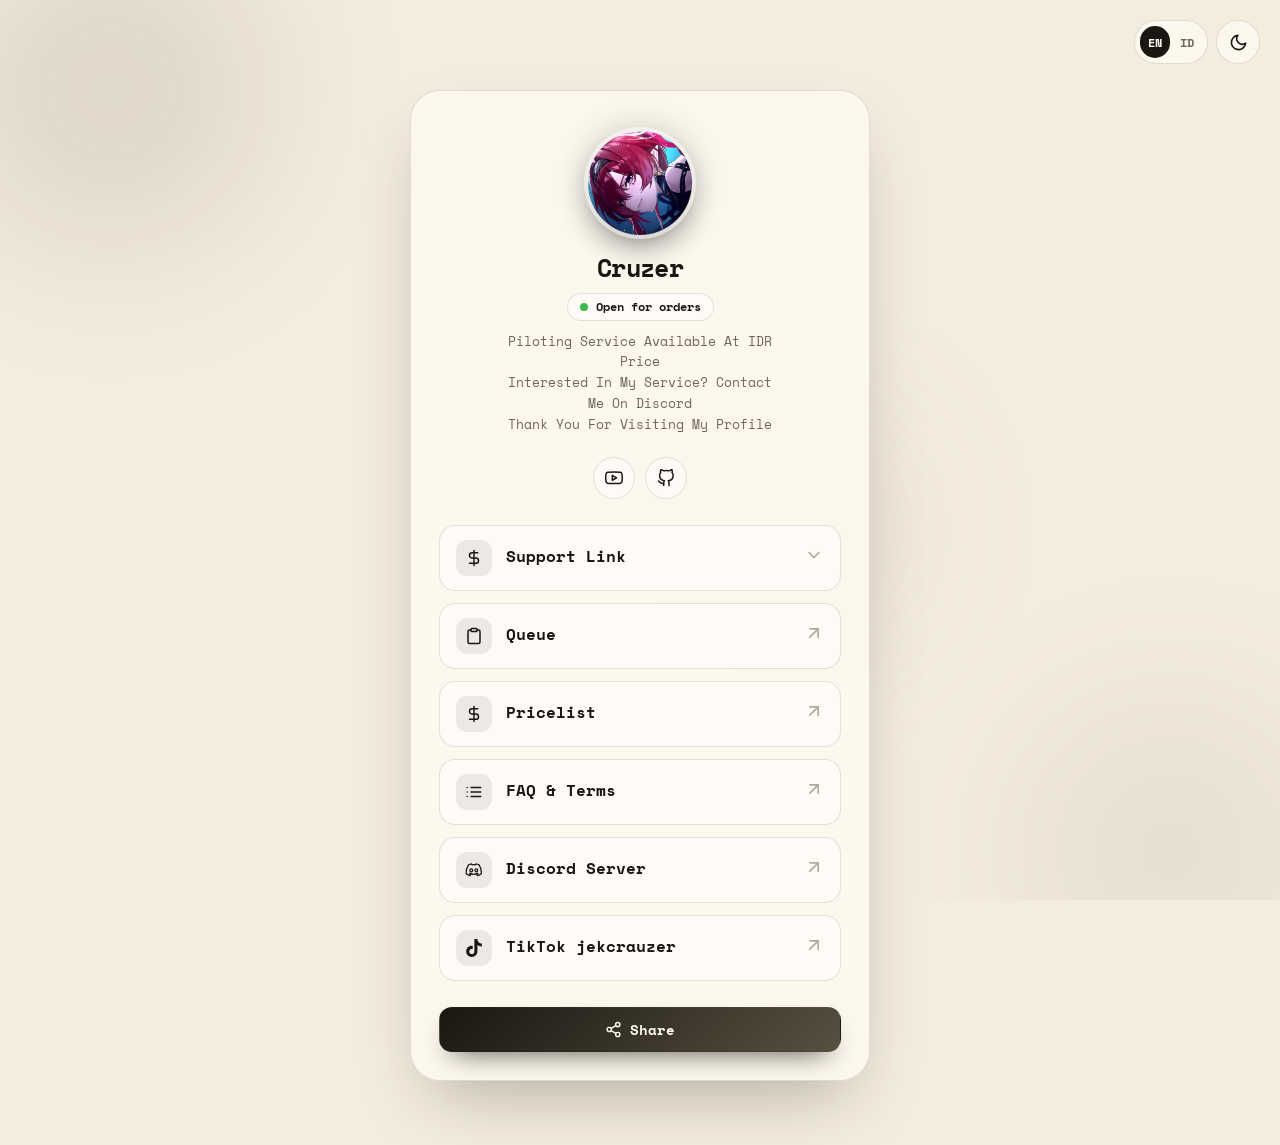
<file: index.html>
<!DOCTYPE html>
<html lang="en" data-theme="dark">
<head>
  <meta charset="UTF-8">
  <meta name="viewport" content="width=device-width, initial-scale=1.0, viewport-fit=cover">
  <title>Cruzer | Piloting Service</title>
  <meta name="description" content="Piloting service available at IDR price. Interested in my service? Contact me on Discord.">
  <!-- Link preview card (Discord, WhatsApp, etc.). Keep these in sync with profile.js —
       preview bots don't run JavaScript, so they only read what's written here. -->
  <meta property="og:type" content="website">
  <meta property="og:title" content="Cruzer | Piloting Service">
  <meta property="og:description" content="Piloting service available at IDR price. Interested in my service? Contact me on Discord.">
  <meta name="twitter:card" content="summary">
  <meta name="theme-color" content="#f4ecdd" media="(prefers-color-scheme: light)">
  <meta name="theme-color" content="#0d0b09" media="(prefers-color-scheme: dark)">
  <!-- After hosting, uncomment these and put in your real site address (it must be a full https:// URL):
  <meta property="og:url" content="https://your-site.example/">
  <meta property="og:image" content="https://your-site.example/img/avatar.jpg">
  -->
  <link rel="icon" href="data:image/svg+xml,%3Csvg xmlns='http://www.w3.org/2000/svg' viewBox='0 0 24 24' fill='none' stroke='%231a1712' stroke-width='2' stroke-linecap='round' stroke-linejoin='round'%3E%3Cpath d='M10 13a5 5 0 0 0 7.54.54l3-3a5 5 0 0 0-7.07-7.07l-1.72 1.71'/%3E%3Cpath d='M14 11a5 5 0 0 0-7.54-.54l-3 3a5 5 0 0 0 7.07 7.07l1.71-1.71'/%3E%3C/svg%3E">
  <link rel="preconnect" href="https://fonts.googleapis.com">
  <link rel="preconnect" href="https://fonts.gstatic.com" crossorigin>
  <link href="https://fonts.googleapis.com/css2?family=Space+Mono:wght@400;700&display=swap" rel="stylesheet">
  <link rel="stylesheet" href="styles.css">
  <script src="profile.js"></script>
  <script src="i18n.js"></script>
  <script>
    (function () {
      try {
        var saved = localStorage.getItem("linkhub.theme");
        var preferred = window.matchMedia("(prefers-color-scheme: light)").matches ? "light" : "dark";
        var configured = window.PROFILE && window.PROFILE.theme;
        var fallback = configured === "light" || configured === "dark" ? configured : preferred;
        document.documentElement.dataset.theme = saved === "light" || saved === "dark" ? saved : fallback;
      } catch (error) {}
    })();
  </script>
</head>
<body>
  <div class="bg-blobs" aria-hidden="true">
    <span class="blob blob-1"></span>
    <span class="blob blob-2"></span>
    <span class="blob blob-3"></span>
  </div>

  <button id="themeToggle" class="theme-toggle" type="button" aria-label="Toggle color theme"></button>

  <main id="card" class="card">
    <header class="profile">
      <img id="avatar" class="avatar" alt="Profile picture" width="104" height="104" fetchpriority="high" decoding="async">
      <h1 id="name" class="name">Cruzer</h1>
      <p id="status" class="status" hidden></p>
      <p id="bio" class="bio"></p>
    </header>

    <nav id="socials" class="socials" aria-label="Social profiles"></nav>

    <section id="links" class="links" aria-label="Links"></section>

    <footer class="actions">
      <button id="shareBtn" class="btn action-btn" type="button"></button>
    </footer>
  </main>

  <div id="toast" class="toast" role="status" aria-live="polite"></div>

  <script src="script.js"></script>
</body>
</html>
</file>
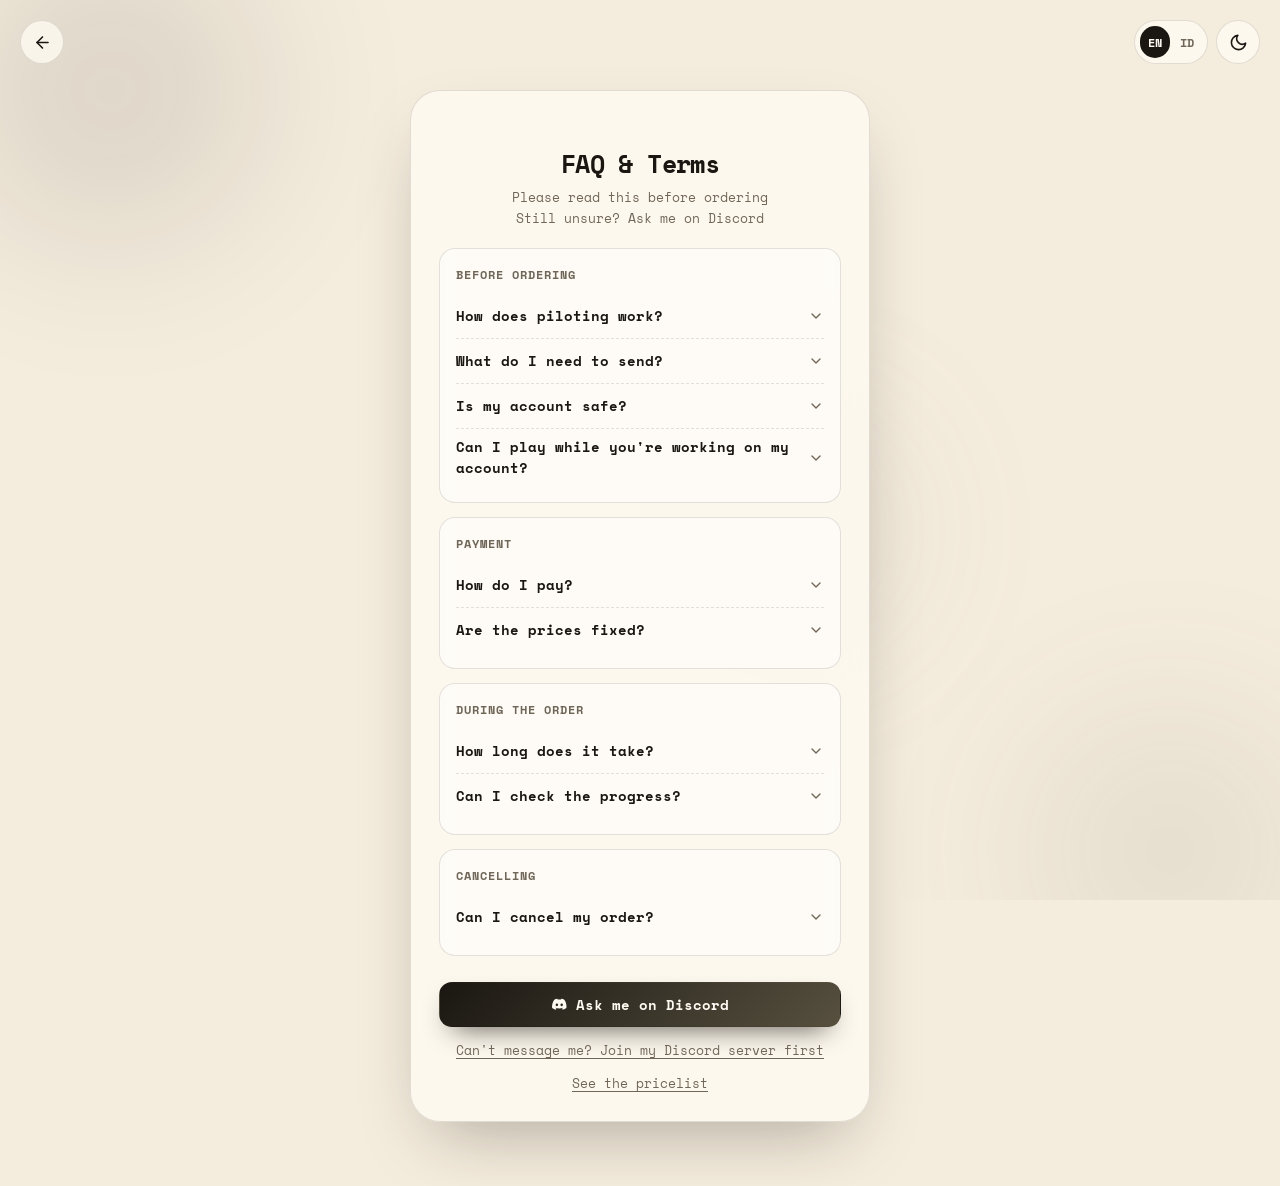
<file: faq.html>
<!DOCTYPE html>
<html lang="en" data-theme="dark">
<head>
  <meta charset="UTF-8">
  <meta name="viewport" content="width=device-width, initial-scale=1.0, viewport-fit=cover">
  <title>FAQ & Terms | Cruzer</title>
  <meta name="description" content="Cruzer piloting service: how it works, payment, account safety and cancellations.">
  <meta property="og:type" content="website">
  <meta property="og:title" content="FAQ & Terms | Cruzer">
  <meta property="og:description" content="Cruzer piloting service: how it works, payment, account safety and cancellations.">
  <meta name="twitter:card" content="summary">
  <meta name="theme-color" content="#f4ecdd" media="(prefers-color-scheme: light)">
  <meta name="theme-color" content="#0d0b09" media="(prefers-color-scheme: dark)">
  <link rel="icon" href="data:image/svg+xml,%3Csvg xmlns='http://www.w3.org/2000/svg' viewBox='0 0 24 24' fill='none' stroke='%231a1712' stroke-width='2' stroke-linecap='round' stroke-linejoin='round'%3E%3Cpath d='M10 13a5 5 0 0 0 7.54.54l3-3a5 5 0 0 0-7.07-7.07l-1.72 1.71'/%3E%3Cpath d='M14 11a5 5 0 0 0-7.54-.54l-3 3a5 5 0 0 0 7.07 7.07l1.71-1.71'/%3E%3C/svg%3E">
  <link rel="preconnect" href="https://fonts.googleapis.com">
  <link rel="preconnect" href="https://fonts.gstatic.com" crossorigin>
  <link href="https://fonts.googleapis.com/css2?family=Space+Mono:wght@400;700&display=swap" rel="stylesheet">
  <link rel="stylesheet" href="styles.css">
  <script src="profile.js"></script>
  <script src="i18n.js"></script>
  <script src="faq.js"></script>
  <script>
    (function () {
      try {
        var saved = localStorage.getItem("linkhub.theme");
        var preferred = window.matchMedia("(prefers-color-scheme: light)").matches ? "light" : "dark";
        var configured = window.PROFILE && window.PROFILE.theme;
        var fallback = configured === "light" || configured === "dark" ? configured : preferred;
        document.documentElement.dataset.theme = saved === "light" || saved === "dark" ? saved : fallback;
      } catch (error) {}
    })();
  </script>
</head>
<body>
  <div class="bg-blobs" aria-hidden="true">
    <span class="blob blob-1"></span>
    <span class="blob blob-2"></span>
    <span class="blob blob-3"></span>
  </div>

  <a id="backBtn" class="back-btn" href="index.html" aria-label="Back to profile" title="Back" data-i18n-label="back"></a>
  <button id="themeToggle" class="theme-toggle" type="button" aria-label="Toggle color theme"></button>

  <main class="card">
    <header class="profile">
      <h1 id="faqTitle" class="name">FAQ &amp; Terms</h1>
      <p id="faqNote" class="bio"></p>
    </header>

    <div id="faqSections" class="price-groups"></div>

    <footer class="actions">
      <a id="contactBtn" class="btn action-btn" target="_blank" rel="noopener noreferrer" hidden></a>
    </footer>
    <p class="page-links"><a href="pricelist.html" data-i18n="seePricelist">See the pricelist</a></p>
  </main>

  <script src="faq-page.js"></script>
</body>
</html>
</file>
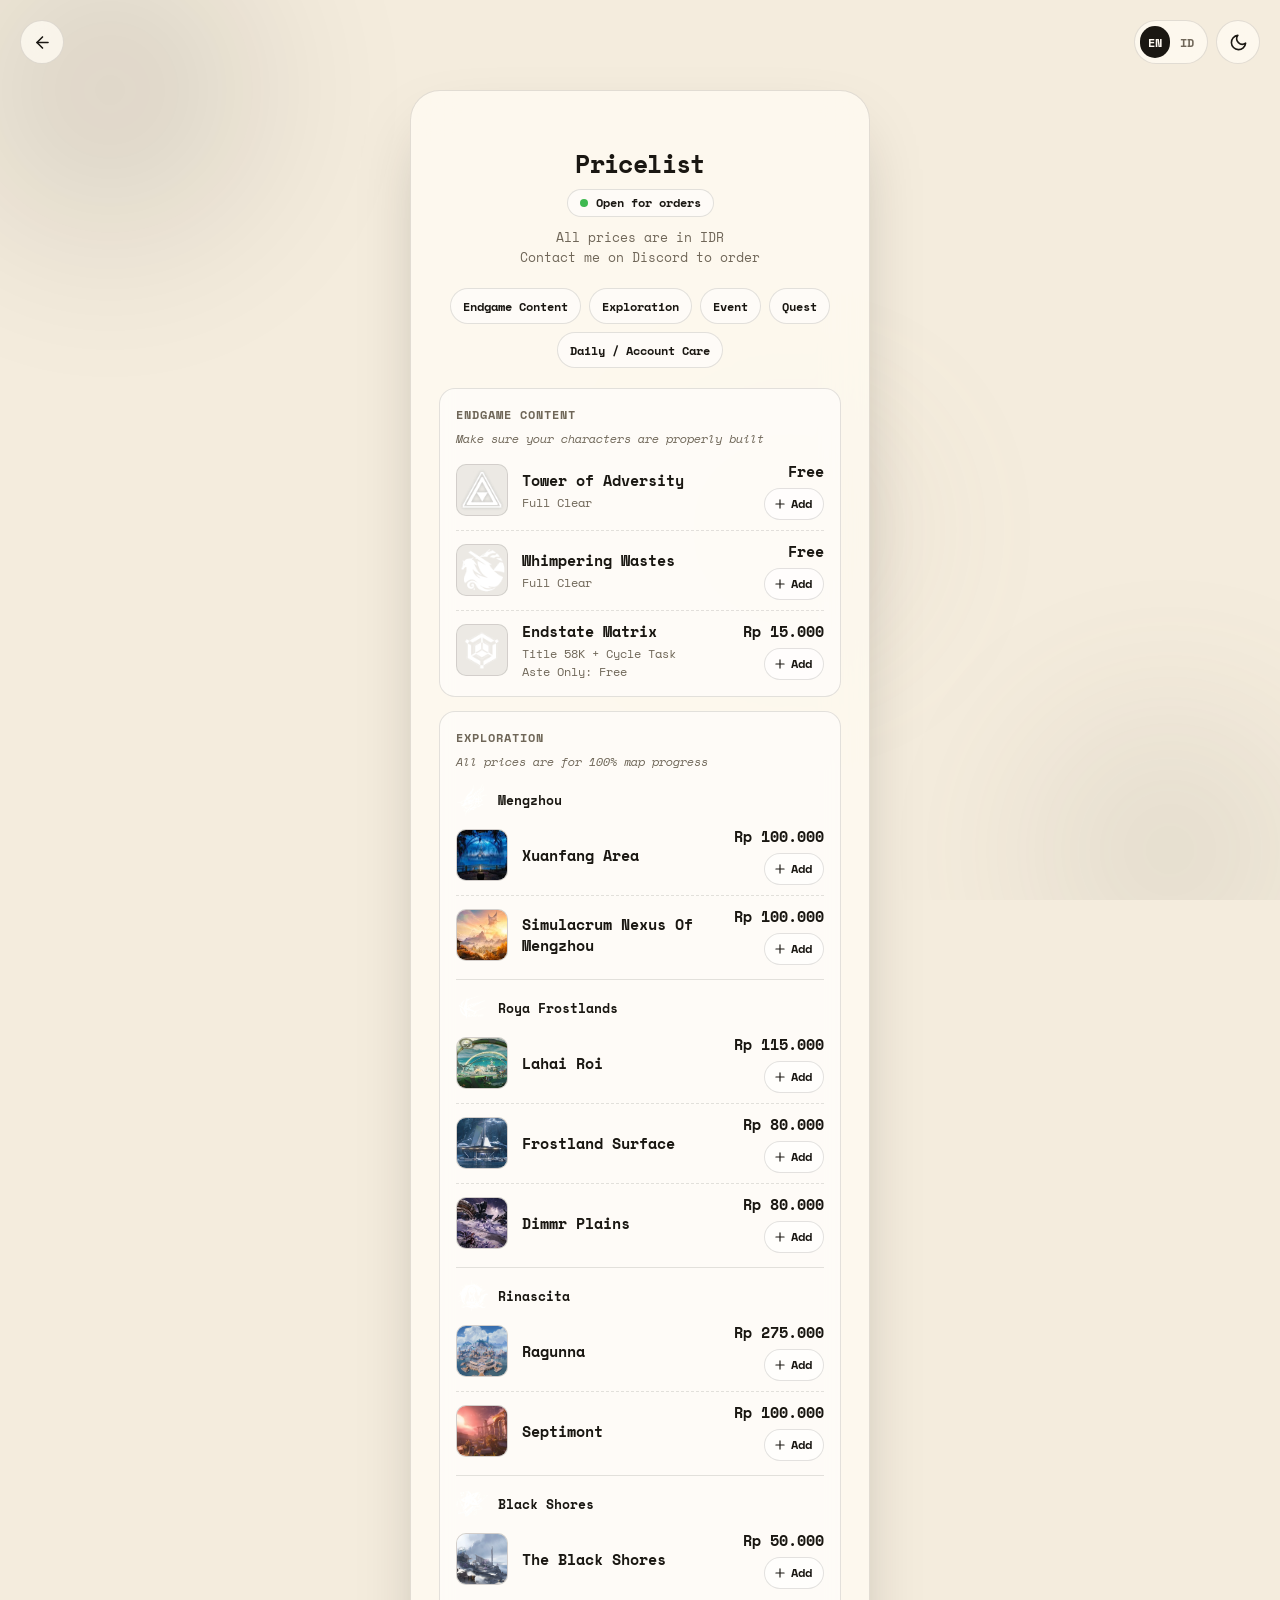
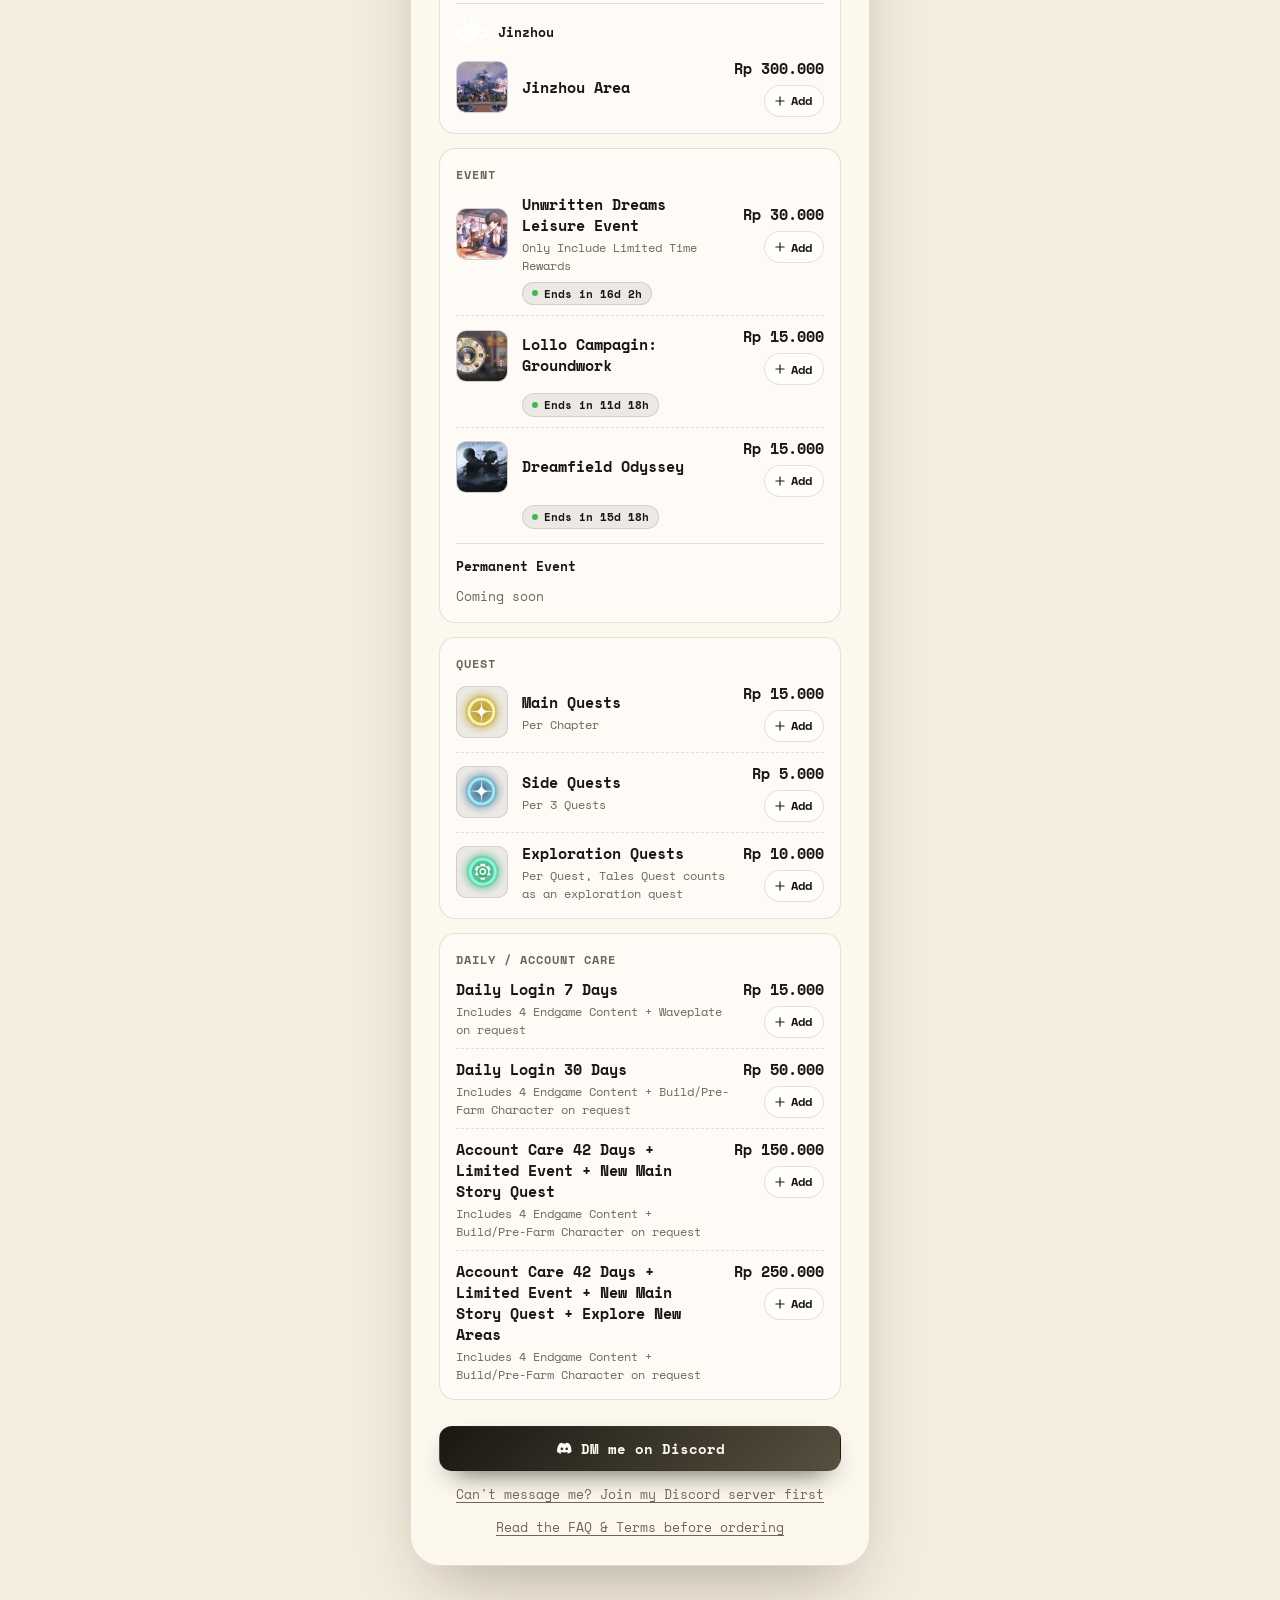
<file: pricelist.html>
<!DOCTYPE html>
<html lang="en" data-theme="dark">
<head>
  <meta charset="UTF-8">
  <meta name="viewport" content="width=device-width, initial-scale=1.0, viewport-fit=cover">
  <title>Pricelist | Cruzer</title>
  <meta name="description" content="Cruzer piloting service pricelist. All prices in IDR.">
  <meta property="og:type" content="website">
  <meta property="og:title" content="Pricelist | Cruzer">
  <meta property="og:description" content="Cruzer piloting service pricelist. All prices in IDR.">
  <meta name="twitter:card" content="summary">
  <meta name="theme-color" content="#f4ecdd" media="(prefers-color-scheme: light)">
  <meta name="theme-color" content="#0d0b09" media="(prefers-color-scheme: dark)">
  <link rel="icon" href="data:image/svg+xml,%3Csvg xmlns='http://www.w3.org/2000/svg' viewBox='0 0 24 24' fill='none' stroke='%231a1712' stroke-width='2' stroke-linecap='round' stroke-linejoin='round'%3E%3Cpath d='M10 13a5 5 0 0 0 7.54.54l3-3a5 5 0 0 0-7.07-7.07l-1.72 1.71'/%3E%3Cpath d='M14 11a5 5 0 0 0-7.54-.54l-3 3a5 5 0 0 0 7.07 7.07l1.71-1.71'/%3E%3C/svg%3E">
  <link rel="preconnect" href="https://fonts.googleapis.com">
  <link rel="preconnect" href="https://fonts.gstatic.com" crossorigin>
  <link href="https://fonts.googleapis.com/css2?family=Space+Mono:wght@400;700&display=swap" rel="stylesheet">
  <link rel="stylesheet" href="styles.css">
  <script src="profile.js"></script>
  <script src="i18n.js"></script>
  <script src="pricelist.js"></script>
  <script>
    (function () {
      try {
        var saved = localStorage.getItem("linkhub.theme");
        var preferred = window.matchMedia("(prefers-color-scheme: light)").matches ? "light" : "dark";
        var configured = window.PROFILE && window.PROFILE.theme;
        var fallback = configured === "light" || configured === "dark" ? configured : preferred;
        document.documentElement.dataset.theme = saved === "light" || saved === "dark" ? saved : fallback;
      } catch (error) {}
    })();
  </script>
</head>
<body>
  <div class="bg-blobs" aria-hidden="true">
    <span class="blob blob-1"></span>
    <span class="blob blob-2"></span>
    <span class="blob blob-3"></span>
  </div>

  <a id="backBtn" class="back-btn" href="index.html" aria-label="Back to profile" title="Back" data-i18n-label="back"></a>
  <button id="themeToggle" class="theme-toggle" type="button" aria-label="Toggle color theme"></button>

  <main class="card">
    <header class="profile">
      <h1 id="priceTitle" class="name">Pricelist</h1>
      <p id="status" class="status" hidden></p>
      <p id="priceNote" class="bio"></p>
    </header>

    <nav id="priceJump" class="price-jump" aria-label="Jump to category" hidden></nav>

    <div id="priceGroups" class="price-groups"></div>

    <footer class="actions">
      <a id="orderBtn" class="btn action-btn" target="_blank" rel="noopener noreferrer" hidden></a>
    </footer>
    <p class="page-links"><a href="faq.html" data-i18n="readFaq">Read the FAQ &amp; Terms before ordering</a></p>
  </main>

  <dialog id="preview" class="preview" aria-label="Service preview">
    <figure>
      <img id="previewImg" alt="">
      <figcaption id="previewCaption"></figcaption>
    </figure>
  </dialog>

  <div id="orderBar" class="order-bar" role="region" aria-label="Your order" data-i18n-label="yourOrder" hidden>
    <div class="order-summary">
      <span id="orderCount"></span>
      <strong id="orderTotal"></strong>
    </div>
    <button id="orderClear" class="order-clear" type="button" data-i18n="clear">Clear</button>
    <button id="orderCopy" class="btn action-btn" type="button"></button>
  </div>

  <div id="toast" class="toast" role="status" aria-live="polite"></div>

  <script src="pricelist-page.js"></script>
</body>
</html>
</file>
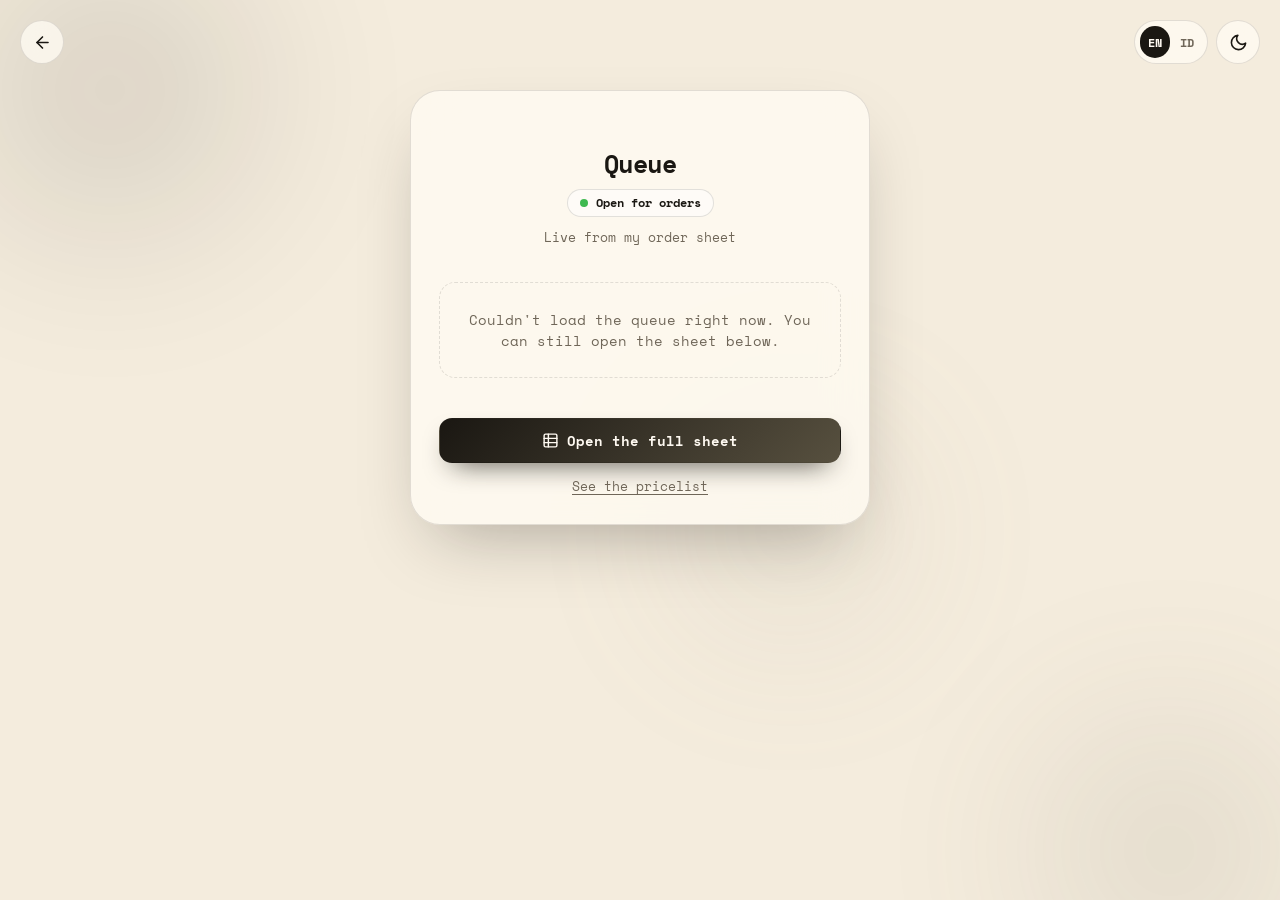
<file: queue.html>
<!DOCTYPE html>
<html lang="en" data-theme="dark">
<head>
  <meta charset="UTF-8">
  <meta name="viewport" content="width=device-width, initial-scale=1.0, viewport-fit=cover">
  <title>Queue | Cruzer</title>
  <meta name="description" content="Cruzer piloting service: live order queue.">
  <meta property="og:type" content="website">
  <meta property="og:title" content="Queue | Cruzer">
  <meta property="og:description" content="Cruzer piloting service: live order queue.">
  <meta name="twitter:card" content="summary">
  <meta name="theme-color" content="#f4ecdd" media="(prefers-color-scheme: light)">
  <meta name="theme-color" content="#0d0b09" media="(prefers-color-scheme: dark)">
  <link rel="icon" href="data:image/svg+xml,%3Csvg xmlns='http://www.w3.org/2000/svg' viewBox='0 0 24 24' fill='none' stroke='%231a1712' stroke-width='2' stroke-linecap='round' stroke-linejoin='round'%3E%3Cpath d='M10 13a5 5 0 0 0 7.54.54l3-3a5 5 0 0 0-7.07-7.07l-1.72 1.71'/%3E%3Cpath d='M14 11a5 5 0 0 0-7.54-.54l-3 3a5 5 0 0 0 7.07 7.07l1.71-1.71'/%3E%3C/svg%3E">
  <link rel="preconnect" href="https://fonts.googleapis.com">
  <link rel="preconnect" href="https://fonts.gstatic.com" crossorigin>
  <link href="https://fonts.googleapis.com/css2?family=Space+Mono:wght@400;700&display=swap" rel="stylesheet">
  <link rel="stylesheet" href="styles.css">
  <script src="profile.js"></script>
  <script src="i18n.js"></script>
  <script>
    (function () {
      try {
        var saved = localStorage.getItem("linkhub.theme");
        var preferred = window.matchMedia("(prefers-color-scheme: light)").matches ? "light" : "dark";
        var configured = window.PROFILE && window.PROFILE.theme;
        var fallback = configured === "light" || configured === "dark" ? configured : preferred;
        document.documentElement.dataset.theme = saved === "light" || saved === "dark" ? saved : fallback;
      } catch (error) {}
    })();
  </script>
</head>
<body>
  <div class="bg-blobs" aria-hidden="true">
    <span class="blob blob-1"></span>
    <span class="blob blob-2"></span>
    <span class="blob blob-3"></span>
  </div>

  <a id="backBtn" class="back-btn" href="index.html" aria-label="Back to profile" title="Back" data-i18n-label="back"></a>
  <button id="themeToggle" class="theme-toggle" type="button" aria-label="Toggle color theme"></button>

  <main class="card">
    <header class="profile">
      <h1 class="name" data-i18n="queueTitle">Queue</h1>
      <p id="status" class="status" hidden></p>
      <p class="bio" data-i18n="queueNote">Live from my order sheet</p>
    </header>

    <div id="queueStats" class="queue-stats" hidden></div>

    <div id="queueBody" class="price-groups" aria-live="polite">
      <p class="empty-state" data-i18n="loading">Loading…</p>
    </div>

    <footer class="actions">
      <a id="sheetBtn" class="btn action-btn" target="_blank" rel="noopener noreferrer" hidden></a>
    </footer>
    <p class="page-links"><a href="pricelist.html" data-i18n="seePricelist">See the pricelist</a></p>
  </main>

  <script src="queue-page.js"></script>
</body>
</html>
</file>
<file: styles.css>
﻿:root {
  color-scheme: dark;
  --bg: #0d0b09;
  --card: rgba(25, 23, 19, 0.76);
  --dialog-bg: #1a1712;
  --text: #f5eddd;
  --muted: #b4a994;
  --border: rgba(245, 237, 221, 0.12);
  --surface: rgba(245, 237, 221, 0.07);
  --surface-hover: rgba(245, 237, 221, 0.13);
  --accent: #f5eddd;
  --accent-2: #b6a98f;
  --accent-soft: rgba(245, 237, 221, 0.1);
  --accent-contrast: #14110d;
  --shadow: 0 30px 80px -20px rgba(0, 0, 0, 0.8);
  --ring: rgba(245, 237, 221, 0.3);
  --blob-opacity: 0.28;
  --blob-a: #f5eddd;
  --blob-b: #c9bca4;
  --blob-c: #8a806d;
  --page-x: 20px;
  --page-top: clamp(64px, 10vh, 112px);
  --page-bottom: 64px;
}

:root[data-theme="light"] {
  color-scheme: light;
  --bg: #f4ecdd;
  --card: rgba(255, 251, 243, 0.78);
  --dialog-bg: #fffaf2;
  --text: #1a1712;
  --muted: #6f6658;
  --border: rgba(26, 23, 18, 0.12);
  --surface: rgba(255, 255, 255, 0.55);
  --surface-hover: #fffdf8;
  --accent: #1a1712;
  --accent-2: #57503f;
  --accent-soft: rgba(26, 23, 18, 0.08);
  --accent-contrast: #fffaf2;
  --shadow: 0 30px 70px -25px rgba(35, 30, 22, 0.35);
  --ring: rgba(26, 23, 18, 0.22);
  --blob-opacity: 0.16;
  --blob-a: #1a1712;
  --blob-b: #6b6152;
  --blob-c: #a89c88;
}

* {
  box-sizing: border-box;
}

[hidden] {
  display: none !important;
}

html {
  -webkit-text-size-adjust: 100%;
}

body {
  margin: 0;
  min-height: 100vh;
  min-height: 100svh;
  display: grid;
  /* One column capped at the screen width. Without this the column grows to fit the
     longest link label (they don't wrap), pushing the card off the right edge on phones. */
  grid-template-columns: minmax(0, 1fr);
  /* Top-aligned, then pushed down by --center-top (set in script.js from the card's
     collapsed height) so it looks centered but doesn't shift when a preview expands. */
  align-items: start;
  justify-items: center;
  padding: calc(max(var(--page-top), var(--center-top, 0px)) + env(safe-area-inset-top))
    calc(var(--page-x) + env(safe-area-inset-right))
    calc(var(--page-bottom) + env(safe-area-inset-bottom))
    calc(var(--page-x) + env(safe-area-inset-left));
  background: var(--bg);
  color: var(--text);
  font-family: "Space Mono", ui-monospace, "Cascadia Mono", "Segoe UI Mono", monospace;
  overflow-x: hidden;
  transition: background-color 0.35s ease, color 0.35s ease;
}

button,
input,
select,
textarea {
  font: inherit;
  color: inherit;
}

.icon {
  width: 20px;
  height: 20px;
  flex: none;
}

.bg-blobs {
  position: fixed;
  inset: 0;
  z-index: -1;
  overflow: hidden;
  pointer-events: none;
}

.blob {
  position: absolute;
  display: block;
  border-radius: 50%;
  filter: blur(80px);
  opacity: var(--blob-opacity);
  animation: drift 18s ease-in-out infinite alternate;
  will-change: transform;
}

.blob-1 {
  width: 460px;
  height: 460px;
  top: -140px;
  left: -120px;
  background: radial-gradient(circle, var(--blob-a), transparent 68%);
}

.blob-2 {
  width: 420px;
  height: 420px;
  bottom: -160px;
  right: -100px;
  background: radial-gradient(circle, var(--blob-b), transparent 68%);
  animation-delay: -6s;
}

.blob-3 {
  width: 340px;
  height: 340px;
  top: 40%;
  right: 25%;
  background: radial-gradient(circle, var(--blob-c), transparent 70%);
  animation-delay: -12s;
}

@keyframes drift {
  from {
    transform: translate3d(0, 0, 0) scale(1);
  }
  to {
    transform: translate3d(30px, -40px, 0) scale(1.12);
  }
}

.theme-toggle {
  position: fixed;
  top: calc(20px + env(safe-area-inset-top));
  right: calc(20px + env(safe-area-inset-right));
  z-index: 20;
  width: 44px;
  height: 44px;
  display: grid;
  place-items: center;
  border-radius: 50%;
  border: 1px solid var(--border);
  background: var(--card);
  color: var(--text);
  cursor: pointer;
  backdrop-filter: blur(14px);
  -webkit-backdrop-filter: blur(14px);
  transition: transform 0.2s ease, background-color 0.2s ease, border-color 0.2s ease;
}

.theme-toggle .icon {
  width: 19px;
  height: 19px;
}

/* EN / ID switch, sits left of the theme button (added by i18n.js) */
.lang-toggle {
  position: fixed;
  top: calc(20px + env(safe-area-inset-top));
  right: calc(72px + env(safe-area-inset-right));
  z-index: 20;
  height: 44px;
  display: inline-flex;
  align-items: center;
  gap: 2px;
  padding: 0 5px;
  border-radius: 999px;
  border: 1px solid var(--border);
  background: var(--card);
  color: var(--muted);
  font-size: 0.72rem;
  font-weight: 700;
  cursor: pointer;
  backdrop-filter: blur(14px);
  -webkit-backdrop-filter: blur(14px);
  -webkit-tap-highlight-color: transparent;
  touch-action: manipulation;
  transition: border-color 0.2s ease, transform 0.2s ease;
}

.lang-toggle span {
  display: grid;
  place-items: center;
  min-width: 30px;
  height: 32px;
  padding: 0 6px;
  border-radius: 999px;
}

.lang-toggle .is-current {
  background: var(--accent);
  color: var(--accent-contrast);
}

.lang-toggle:focus-visible {
  outline: 2px solid var(--accent);
  outline-offset: 3px;
}

.lang-toggle:active {
  transform: scale(0.97);
}

@media (hover: hover) and (pointer: fine) {
  .lang-toggle:hover {
    border-color: var(--accent);
  }
}

@media (hover: none) {
  .lang-toggle {
    backdrop-filter: none;
    -webkit-backdrop-filter: none;
  }
}

/* Queue page */
.queue-stats {
  display: grid;
  grid-template-columns: repeat(auto-fit, minmax(84px, 1fr));
  gap: 10px;
  margin-top: 20px;
}

.queue-stat {
  display: flex;
  flex-direction: column;
  align-items: center;
  gap: 2px;
  padding: 12px 8px;
  border-radius: 16px;
  border: 1px solid var(--border);
  background: var(--surface);
}

.queue-stat strong {
  font-size: 1.5rem;
  line-height: 1.2;
}

.queue-stat span {
  font-size: 0.74rem;
  color: var(--muted);
}

.queue-list .queue-row {
  display: flex;
  align-items: center;
  gap: 12px;
  padding: 9px 0;
  border-top: 1px dashed var(--border);
}

.queue-list .queue-row:first-child {
  border-top: 0;
  padding-top: 0;
}

.queue-list .queue-row:last-child {
  padding-bottom: 0;
}

.queue-pos {
  flex: none;
  width: 28px;
  height: 28px;
  display: grid;
  place-items: center;
  border-radius: 50%;
  background: var(--accent-soft);
  font-size: 0.78rem;
  font-weight: 700;
}

.queue-list .queue-row:first-child .queue-pos {
  background: var(--accent);
  color: var(--accent-contrast);
}

.queue-done {
  flex: none;
  margin-left: auto;
  color: #3fb950;
  font-weight: 700;
}

/* Pricelist page */
.back-btn {
  position: fixed;
  top: calc(20px + env(safe-area-inset-top));
  left: calc(20px + env(safe-area-inset-left));
  z-index: 20;
  width: 44px;
  height: 44px;
  display: grid;
  place-items: center;
  border-radius: 50%;
  border: 1px solid var(--border);
  background: var(--card);
  color: var(--text);
  backdrop-filter: blur(14px);
  -webkit-backdrop-filter: blur(14px);
  -webkit-tap-highlight-color: transparent;
  transition: transform 0.2s ease, border-color 0.2s ease;
}

.back-btn .icon {
  width: 19px;
  height: 19px;
}

.back-btn:focus-visible {
  outline: 2px solid var(--accent);
  outline-offset: 3px;
}

.back-btn:active {
  transform: scale(0.97);
}

.price-jump {
  display: flex;
  flex-wrap: wrap;
  justify-content: center;
  gap: 8px;
  margin-top: 20px;
}

.price-jump-chip {
  display: inline-flex;
  align-items: center;
  min-height: 36px;
  padding: 6px 12px;
  border-radius: 999px;
  border: 1px solid var(--border);
  background: var(--surface);
  color: var(--text);
  text-decoration: none;
  font-size: 0.76rem;
  font-weight: 700;
  -webkit-tap-highlight-color: transparent;
  transition: transform 0.2s ease, background-color 0.2s ease, border-color 0.2s ease;
}

.price-jump-chip:focus-visible {
  outline: 2px solid var(--accent);
  outline-offset: 2px;
}

.price-jump-chip:active {
  transform: scale(0.96);
}

@media (hover: hover) and (pointer: fine) {
  .price-jump-chip:hover {
    background: var(--surface-hover);
    border-color: var(--ring);
  }
}

@media (prefers-reduced-motion: no-preference) {
  html:has(.price-jump) {
    scroll-behavior: smooth;
  }
}

.price-groups {
  display: flex;
  flex-direction: column;
  gap: 14px;
  margin-top: 20px;
}

.price-group {
  /* When a jump button scrolls here, stop below the fixed back/theme buttons. */
  scroll-margin-top: calc(80px + env(safe-area-inset-top));
  padding: 16px;
  border-radius: 16px;
  border: 1px solid var(--border);
  background: var(--surface);
  animation: rise 0.45s cubic-bezier(0.22, 1, 0.36, 1) both;
  animation-delay: calc(var(--i, 0) * 55ms);
}

.price-group-name {
  margin: 0 0 10px;
  font-size: 0.78rem;
  font-weight: 700;
  letter-spacing: 0.08em;
  text-transform: uppercase;
  color: var(--muted);
}

.price-group-note {
  margin: -4px 0 12px;
  font-size: 0.78rem;
  font-style: italic;
  line-height: 1.5;
  color: var(--muted);
}

.price-rows {
  margin: 0;
  padding: 0;
  list-style: none;
}

.price-row {
  display: flex;
  align-items: baseline;
  justify-content: space-between;
  gap: 14px;
  padding: 10px 0;
  border-top: 1px dashed var(--border);
}

.price-row:first-child {
  border-top: 0;
  padding-top: 0;
}

.price-row:last-child {
  padding-bottom: 0;
}

.price-info {
  display: flex;
  flex-direction: column;
  gap: 2px;
  min-width: 0;
}

.price-name {
  font-size: 0.92rem;
  font-weight: 700;
  overflow-wrap: anywhere;
}

.price-item-note {
  font-size: 0.76rem;
  color: var(--muted);
  overflow-wrap: anywhere;
}

.price-value {
  flex: none;
  margin-left: auto;
  font-size: 0.92rem;
  font-weight: 700;
  white-space: nowrap;
}

/* Limited-time countdown ("Starts in …" / "Ends in …"): its own line across the
   row, under the name and price, lined up with the name. */
.price-row:has(> .price-timer-line) {
  flex-wrap: wrap;
  row-gap: 8px;
}

/* Keep picture + name + price together on the first line; only the badge wraps. */
.price-row:has(> .price-timer-line) > .price-info {
  flex: 1 1 0;
  min-width: 0;
}

.price-row:has(> .price-timer-line) > .price-thumb,
.price-row:has(> .price-timer-line) > .price-side {
  flex: none;
}

.price-timer-line {
  order: 1;
  flex: 0 0 100%;
  display: flex;
  justify-content: flex-start;
  min-width: 0;
}

/* Rows with a picture: start under the name, not under the picture (52px + 14px gap). */
.price-row:has(> .price-thumb) > .price-timer-line {
  padding-left: 66px;
}

.price-timer {
  display: inline-flex;
  align-items: center;
  gap: 6px;
  max-width: 100%;
  padding: 3px 9px;
  border-radius: 999px;
  border: 1px solid var(--border);
  background: var(--accent-soft);
  color: var(--text);
  font-size: 0.7rem;
  font-weight: 700;
  line-height: 1.4;
  white-space: nowrap;
  font-variant-numeric: tabular-nums;
}

.price-timer:empty {
  display: none;
}

.price-timer::before {
  content: "";
  flex: none;
  width: 6px;
  height: 6px;
  border-radius: 50%;
  background: var(--timer-dot, var(--muted));
}

.price-timer.is-upcoming {
  --timer-dot: #58a6ff;
}

.price-timer.is-live {
  --timer-dot: #3fb950;
}

.price-timer.is-ending {
  --timer-dot: #f0883e;
  border-color: rgba(240, 136, 62, 0.45);
}

/* Order builder: price + Add / stepper stacked on the right of each row */
.price-side {
  flex: none;
  margin-left: auto;
  display: flex;
  flex-direction: column;
  align-items: flex-end;
  gap: 6px;
}

/* Picked service: a soft rounded box drawn as a separate layer (::before) behind
   the row, reaching 10px past the text on each side. Only its opacity animates, so
   picking or clearing a service never changes the row's size or moves the text.
   Its own and the next row's dashed divider fade out so they don't cut through it. */
.price-rows .price-row {
  position: relative;
  isolation: isolate;
  transition: border-color 0.2s ease;
}

.price-rows .price-row::before {
  content: "";
  position: absolute;
  z-index: -1;
  inset: -1px -10px 0;
  border-radius: 14px;
  background: var(--accent-soft);
  box-shadow: inset 0 0 0 1px var(--border);
  opacity: 0;
  pointer-events: none;
  transition: opacity 0.2s ease;
}

/* The first and last rows have no outer padding, so stretch the box past them a bit. */
.price-rows .price-row:first-child::before {
  top: -7px;
}

.price-rows .price-row:last-child::before {
  bottom: -10px;
}

.price-rows .price-row.is-selected::before {
  opacity: 1;
}

.price-rows .price-row.is-selected,
.price-rows .price-row.is-selected + .price-row {
  border-top-color: transparent;
}

.order-add,
.order-step {
  display: inline-flex;
  align-items: center;
  justify-content: center;
  border: 1px solid var(--border);
  background: var(--surface);
  color: var(--text);
  cursor: pointer;
  -webkit-tap-highlight-color: transparent;
  touch-action: manipulation;
  transition: transform 0.2s ease, background-color 0.2s ease, border-color 0.2s ease;
}

.order-add {
  gap: 4px;
  min-height: 32px;
  padding: 4px 11px 4px 8px;
  border-radius: 999px;
  font-size: 0.74rem;
  font-weight: 700;
}

.order-add .icon,
.order-step .icon {
  width: 14px;
  height: 14px;
}

.order-stepper {
  display: inline-flex;
  align-items: center;
  gap: 2px;
}

.order-step {
  width: 32px;
  height: 32px;
  padding: 0;
  border-radius: 50%;
}

.order-count {
  min-width: 22px;
  text-align: center;
  font-size: 0.86rem;
  font-weight: 700;
}

.order-add:focus-visible,
.order-step:focus-visible,
.order-clear:focus-visible {
  outline: 2px solid var(--accent);
  outline-offset: 2px;
}

.order-add:active,
.order-step:active {
  transform: scale(0.94);
}

@media (pointer: coarse) {
  .order-add {
    min-height: 38px;
  }

  .order-step {
    width: 38px;
    height: 38px;
  }
}

@media (hover: hover) and (pointer: fine) {
  .order-add:hover,
  .order-step:hover {
    background: var(--surface-hover);
    border-color: var(--ring);
  }
}

.order-bar {
  position: fixed;
  left: 0;
  right: 0;
  bottom: calc(14px + env(safe-area-inset-bottom));
  z-index: 30;
  width: min(460px, calc(100vw - 2 * var(--page-x)));
  margin: 0 auto;
  display: flex;
  align-items: center;
  gap: 8px;
  padding: 10px 10px 10px 16px;
  border-radius: 18px;
  border: 1px solid var(--border);
  background: var(--dialog-bg);
  box-shadow: 0 18px 44px -12px rgba(0, 0, 0, 0.65);
  animation: rise 0.3s cubic-bezier(0.22, 1, 0.36, 1) both;
}

.order-summary {
  flex: 1;
  min-width: 0;
  display: flex;
  flex-direction: column;
  line-height: 1.3;
}

.order-summary span {
  font-size: 0.72rem;
  color: var(--muted);
}

.order-summary strong {
  font-size: 0.98rem;
  white-space: nowrap;
  overflow: hidden;
  text-overflow: ellipsis;
}

.order-clear {
  flex: none;
  min-height: 38px;
  padding: 6px 8px;
  border: 0;
  border-radius: 10px;
  background: none;
  color: var(--muted);
  font-size: 0.78rem;
  text-decoration: underline;
  cursor: pointer;
}

.order-bar .action-btn {
  flex: none;
}

/* Phones: make room so the total is never cut off. */
@media (max-width: 420px) {
  .order-bar {
    gap: 4px;
    padding-left: 14px;
  }

  .order-bar .action-btn {
    padding: 10px 12px;
  }

  .order-bar .action-btn .icon {
    display: none;
  }

  .order-clear {
    padding: 6px 6px;
  }
}

/* FAQ page: each question is a <details> that opens on tap */
.faq-item {
  border-top: 1px dashed var(--border);
}

.price-group-name + .faq-item {
  border-top: 0;
}

.faq-q {
  display: flex;
  align-items: center;
  justify-content: space-between;
  gap: 12px;
  min-height: 44px;
  padding: 8px 0;
  font-size: 0.9rem;
  font-weight: 700;
  line-height: 1.4;
  list-style: none;
  cursor: pointer;
  -webkit-tap-highlight-color: transparent;
}

.faq-q::-webkit-details-marker {
  display: none;
}

.faq-q .icon {
  width: 16px;
  height: 16px;
  color: var(--muted);
  transition: transform 0.2s ease;
}

.faq-item[open] .faq-q .icon {
  transform: rotate(180deg);
}

.faq-q:focus-visible {
  outline: 2px solid var(--accent);
  outline-offset: 2px;
  border-radius: 6px;
}

.faq-a {
  margin: 0 0 12px;
  font-size: 0.82rem;
  line-height: 1.6;
  color: var(--muted);
}

@media (hover: hover) and (pointer: fine) {
  .faq-q:hover .icon {
    color: var(--text);
  }
}

/* Small text links between pages (e.g. "Read the FAQ") */
.page-links {
  margin: 14px 0 0;
  text-align: center;
  font-size: 0.8rem;
}

.page-links a {
  color: var(--muted);
  text-underline-offset: 3px;
}

.page-links a:hover {
  color: var(--text);
}

.no-order .price-order {
  display: none;
}

body.has-order-bar {
  padding-bottom: calc(var(--page-bottom) + 84px + env(safe-area-inset-bottom));
}

body.has-order-bar .toast {
  bottom: calc(96px + env(safe-area-inset-bottom));
}

.price-row:has(.price-thumb) {
  align-items: center;
}

.price-thumb {
  flex: none;
  width: 52px;
  height: 52px;
  padding: 0;
  border-radius: 10px;
  border: 1px solid var(--border);
  background: var(--accent-soft);
  overflow: hidden;
  cursor: zoom-in;
  -webkit-tap-highlight-color: transparent;
  transition: transform 0.2s ease, border-color 0.2s ease;
}

.price-thumb img {
  display: block;
  width: 100%;
  height: 100%;
  object-fit: cover;
}

.price-thumb:focus-visible {
  outline: 2px solid var(--accent);
  outline-offset: 2px;
}

.price-thumb:active {
  transform: scale(0.96);
}

.price-subgroup {
  margin-top: 14px;
  padding-top: 12px;
  border-top: 1px solid var(--border);
}

.price-subgroup-name {
  display: flex;
  align-items: center;
  gap: 10px;
  margin: 0 0 10px;
  font-size: 0.82rem;
  font-weight: 700;
}

.price-subgroup-img {
  flex: none;
  width: 32px;
  height: 32px;
  object-fit: contain;
}

/* Sub-categories sit straight under the category title when it has no services of its own. */
.price-group-name + .price-subgroup,
.price-group-note + .price-subgroup {
  margin-top: 0;
  padding-top: 0;
  border-top: 0;
}

.price-empty {
  margin: 0;
  font-size: 0.82rem;
  color: var(--muted);
}

.preview {
  max-width: min(92vw, 720px);
  max-height: 90vh;
  padding: 0;
  border: 0;
  background: transparent;
  color: #f5eddd;
  cursor: zoom-out;
}

.preview::backdrop {
  background: rgba(0, 0, 0, 0.78);
}

.preview figure {
  margin: 0;
}

.preview img {
  display: block;
  max-width: 100%;
  max-height: calc(90vh - 40px);
  margin: 0 auto;
  border-radius: 14px;
}

.preview figcaption {
  margin-top: 10px;
  text-align: center;
  font-size: 0.88rem;
  font-weight: 700;
}

.actions .action-btn {
  text-decoration: none;
}

@media (hover: hover) and (pointer: fine) {
  .back-btn:hover {
    transform: translateX(-2px) scale(1.06);
    border-color: var(--accent);
  }

  .price-thumb:hover {
    transform: scale(1.05);
    border-color: var(--ring);
  }
}

@media (hover: none) {
  .back-btn {
    backdrop-filter: none;
    -webkit-backdrop-filter: none;
  }
}

.card {
  position: relative;
  width: min(100%, 460px);
  padding: 40px 28px 28px;
  border-radius: 30px;
  border: 1px solid var(--border);
  background: var(--card);
  box-shadow: var(--shadow);
  backdrop-filter: blur(22px);
  -webkit-backdrop-filter: blur(22px);
  animation: rise 0.6s cubic-bezier(0.22, 1, 0.36, 1) both;
  overflow: visible;
}

@keyframes rise {
  from {
    opacity: 0;
    transform: translateY(18px);
  }
  to {
    opacity: 1;
    transform: translateY(0);
  }
}

.profile {
  display: flex;
  flex-direction: column;
  align-items: center;
  text-align: center;
}

.avatar {
  width: 104px;
  height: 104px;
  border-radius: 50%;
  object-fit: cover;
  background: var(--surface);
  box-shadow: 0 0 0 4px var(--surface), 0 14px 34px -10px rgba(0, 0, 0, 0.55), 0 0 42px var(--ring);
  animation: pop 0.5s ease both 0.1s;
}

@keyframes pop {
  from {
    opacity: 0;
    transform: scale(0.85);
  }
  to {
    opacity: 1;
    transform: scale(1);
  }
}

.name {
  max-width: 100%;
  margin: 18px 0 0;
  font-size: 1.55rem;
  font-weight: 700;
  letter-spacing: -0.025em;
  line-height: 1.2;
  overflow-wrap: anywhere;
}

/* Open / closed badge under the name (set in profile.js) */
.status {
  display: inline-flex;
  align-items: center;
  gap: 8px;
  margin: 10px 0 2px;
  padding: 5px 12px;
  border-radius: 999px;
  border: 1px solid var(--border);
  background: var(--surface);
  font-size: 0.76rem;
  font-weight: 700;
  line-height: 1.3;
}

.status::before {
  content: "";
  flex: none;
  width: 8px;
  height: 8px;
  border-radius: 50%;
  background: var(--dot);
}

.status-open {
  --dot: #3fb950;
}

.status-closed {
  --dot: #e5534b;
}

/* Pulse ring: a copy of the dot that grows and fades. Only transform + opacity
   animate, which the GPU handles on its own — animating box-shadow instead would
   make the phone repaint every frame for as long as the page is open. */
.status {
  position: relative;
}

.status-open::after {
  content: "";
  position: absolute;
  left: 12px;
  top: 50%;
  width: 8px;
  height: 8px;
  margin-top: -4px;
  border-radius: 50%;
  background: var(--dot);
  opacity: 0;
  pointer-events: none;
}

@media (prefers-reduced-motion: no-preference) {
  .status-open::after {
    animation: status-pulse 2s ease-out infinite;
  }
}

@keyframes status-pulse {
  from {
    transform: scale(1);
    opacity: 0.55;
  }
  to {
    transform: scale(2.75);
    opacity: 0;
  }
}

.bio {
  max-width: min(34ch, 100%);
  margin: 8px 0 0;
  font-size: 0.84rem;
  line-height: 1.55;
  color: var(--muted);
  overflow-wrap: anywhere;
}

.bio:empty {
  display: none;
}

.socials {
  display: flex;
  flex-wrap: wrap;
  justify-content: center;
  gap: 10px;
  margin: 22px 0 26px;
  min-height: 42px;
}

.socials:empty {
  display: none;
}

.social-btn {
  width: 42px;
  height: 42px;
  display: grid;
  place-items: center;
  border-radius: 50%;
  border: 1px solid var(--border);
  background: var(--surface);
  color: var(--text);
  text-decoration: none;
  transition: transform 0.2s ease, background 0.2s ease, color 0.2s ease, border-color 0.2s ease,
    box-shadow 0.2s ease;
}

.social-btn .icon {
  width: 18px;
  height: 18px;
}

.links {
  display: flex;
  flex-direction: column;
  gap: 12px;
  min-height: 10px;
  overflow: visible;
}

.link-item {
  display: flex;
  flex-direction: column;
  align-items: stretch;
  padding: 14px 16px;
  min-height: 64px;
  border-radius: 16px;
  border: 1px solid var(--border);
  background: var(--surface);
  color: var(--text);
  text-decoration: none;
  font-size: 0.97rem;
  font-weight: 600;
  transition: transform 0.2s ease, background-color 0.2s ease, border-color 0.2s ease,
    box-shadow 0.2s ease;
  animation: rise 0.45s cubic-bezier(0.22, 1, 0.36, 1) both;
  animation-delay: calc(var(--i, 0) * 55ms);
  cursor: pointer;
  position: relative;
  overflow: visible;
  z-index: 1;
}

.link-main {
  display: flex;
  align-items: center;
  gap: 14px;
  flex-shrink: 0;
  order: 1;
  min-height: 36px;
}

.link-icon {
  width: 36px;
  height: 36px;
  display: grid;
  place-items: center;
  border-radius: 11px;
  background: var(--accent-soft);
  color: var(--accent);
  flex: 0 0 36px;
}

.link-icon .icon {
  width: 18px;
  height: 18px;
}

.link-label {
  flex: 1;
  min-width: 0;
  line-height: 1.35;
  overflow-wrap: anywhere;
}

.link-arrow {
  color: var(--muted);
  opacity: 0.55;
  transition: transform 0.2s ease, opacity 0.2s ease;
}

.link-sublinks {
  display: flex;
  flex-direction: row;
  flex-wrap: wrap;
  gap: 8px;
  margin-top: 0;
  order: 2;
  width: 100%;
  max-height: 0;
  overflow: hidden;
  opacity: 0;
  pointer-events: none;
  transition: max-height 0.3s ease, opacity 0.25s ease, margin-top 0.3s ease;
}

.link-sub {
  display: flex;
  align-items: center;
  justify-content: center;
  flex: 1 1 120px;
  min-height: 40px;
  padding: 8px 10px;
  border-radius: 10px;
  border: 1px solid var(--border);
  background: var(--surface);
  color: var(--text);
  text-decoration: none;
  font-size: 0.88rem;
  font-weight: 600;
  transition: transform 0.2s ease, background 0.2s ease, border-color 0.2s ease, box-shadow 0.2s ease;
  position: relative;
}

.link-item.has-sublinks.is-open .link-sublinks {
  max-height: 200px;
  margin-top: 10px;
  opacity: 1;
  overflow: visible;
  pointer-events: auto;
}

@media (hover: hover) and (pointer: fine) {
  .link-item.has-sublinks:hover .link-sublinks {
    max-height: 200px;
    margin-top: 10px;
    opacity: 1;
    overflow: visible;
    pointer-events: auto;
  }
}

.link-media {
  display: grid;
  grid-template-rows: 0fr;
  margin-top: 0;
  margin-bottom: 0;
  opacity: 0;
  /* Hidden after the close animation finishes, so a collapsed GIF isn't painted every frame. */
  visibility: hidden;
  transition: grid-template-rows 0.4s cubic-bezier(0.22, 1, 0.36, 1), opacity 0.25s ease,
    margin-top 0.4s cubic-bezier(0.22, 1, 0.36, 1),
    margin-bottom 0.4s cubic-bezier(0.22, 1, 0.36, 1),
    visibility 0s linear 0.4s;
  order: 3;
}

.link-media-inner {
  min-height: 0;
  overflow: hidden;
  border-radius: 12px;
}

.link-media img {
  display: block;
  width: 100%;
  height: auto;
  border-radius: 12px;
  border: 1px solid var(--border);
}

.link-item.is-open .link-media,
.link-item.has-media:focus-visible .link-media {
  grid-template-rows: 1fr;
  margin-top: 10px;
  margin-bottom: 0;
  opacity: 1;
  visibility: visible;
  transition-delay: 0s;
}

@media (hover: hover) and (pointer: fine) {
  .link-item.has-media:hover .link-media {
    grid-template-rows: 1fr;
    margin-top: 10px;
    margin-bottom: 0;
    opacity: 1;
    visibility: visible;
    transition-delay: 0s;
  }
}

.link-item.has-media .link-media {
  display: grid;
}

.link-item.has-sublinks .link-media {
  display: grid;
}

.link-item.is-open .link-arrow {
  opacity: 1;
}

.link-item.has-sublinks.is-open .link-arrow {
  transform: rotate(180deg);
}

.empty-state {
  padding: 26px 16px;
  text-align: center;
  font-size: 0.9rem;
  color: var(--muted);
  border: 1px dashed var(--border);
  border-radius: 16px;
}

.actions {
  display: flex;
  gap: 10px;
  margin-top: 26px;
}

.btn {
  display: inline-flex;
  align-items: center;
  justify-content: center;
  gap: 8px;
  padding: 11px 16px;
  border-radius: 13px;
  border: 1px solid transparent;
  font-size: 0.9rem;
  font-weight: 600;
  cursor: pointer;
  transition: transform 0.2s ease, filter 0.2s ease, background-color 0.2s ease,
    border-color 0.2s ease, color 0.2s ease, box-shadow 0.2s ease;
}

.btn .icon {
  width: 17px;
  height: 17px;
}

.action-btn {
  flex: 1;
  background: linear-gradient(135deg, var(--accent), var(--accent-2));
  border-color: transparent;
  color: var(--accent-contrast);
  box-shadow: 0 12px 28px -14px var(--accent);
}

/* Shared interaction states — every button gets the same focus ring and press feedback.
   Hover effects only apply on devices that can hover, so they don't stick after a tap. */
.theme-toggle,
.social-btn,
.link-item,
.link-sub,
.btn {
  -webkit-tap-highlight-color: transparent;
  touch-action: manipulation;
}

@media (pointer: coarse) {
  .link-sub {
    min-height: 44px;
  }
}

.theme-toggle:focus-visible,
.social-btn:focus-visible,
.link-item:focus-visible,
.link-sub:focus-visible,
.btn:focus-visible {
  outline: 2px solid var(--accent);
  outline-offset: 3px;
}

.link-item:focus-visible {
  z-index: 5;
}

.theme-toggle:active,
.social-btn:active,
.link-sub:active,
.btn:active {
  transform: scale(0.97);
}

.link-item:active:not(:has(.link-sub:active)) {
  transform: scale(0.99);
}

@media (hover: hover) and (pointer: fine) {
  .theme-toggle:hover {
    transform: rotate(-12deg) scale(1.06);
    border-color: var(--accent);
  }

  .social-btn:hover {
    transform: translateY(-3px);
    background: linear-gradient(135deg, var(--accent), var(--accent-2));
    border-color: transparent;
    color: var(--accent-contrast);
    box-shadow: 0 10px 24px -8px var(--accent);
  }

  .link-item:hover {
    z-index: 5;
    transform: translateY(-2px);
    background: var(--surface-hover);
    border-color: var(--ring);
    box-shadow: 0 12px 26px -14px rgba(0, 0, 0, 0.8);
  }

  .link-item:hover .link-arrow {
    opacity: 1;
    transform: translate(2px, -2px);
  }

  .link-item.has-sublinks:hover .link-arrow {
    transform: rotate(180deg);
  }

  .link-sub:hover {
    transform: translateY(-2px) scale(1.02);
    background: var(--surface-hover);
    border-color: var(--ring);
    box-shadow: 0 12px 26px -14px rgba(0, 0, 0, 0.9);
  }

  .action-btn:hover {
    transform: translateY(-2px);
    filter: brightness(1.06);
    box-shadow: 0 16px 32px -14px var(--accent);
  }

  .theme-toggle:active,
  .social-btn:active,
  .link-sub:active,
  .btn:active {
    transform: scale(0.97);
  }

  .link-item:active:not(:has(.link-sub:active)) {
    transform: scale(0.99);
  }
}

.toast {
  position: fixed;
  bottom: calc(26px + env(safe-area-inset-bottom));
  left: 50%;
  z-index: 100;
  max-width: calc(100vw - 32px);
  padding: 11px 18px;
  text-align: center;
  border-radius: 999px;
  border: 1px solid var(--border);
  background: var(--dialog-bg);
  color: var(--text);
  font-size: 0.85rem;
  font-weight: 500;
  box-shadow: 0 16px 40px -12px rgba(0, 0, 0, 0.6);
  opacity: 0;
  transform: translate(-50%, 16px);
  pointer-events: none;
  transition: opacity 0.25s ease, transform 0.25s ease;
}

.toast.show {
  opacity: 1;
  transform: translate(-50%, 0);
}

@media (max-width: 480px) {
  :root {
    --page-x: 16px;
    --page-top: 76px;
    --page-bottom: 40px;
  }

  /* Phones: the card fills the screen width, so floating buttons would cover it
     while scrolling. Pin them to the top of the page instead — they sit above the
     card and scroll away with it. (Desktop keeps them fixed beside the card.) */
  .theme-toggle,
  .lang-toggle,
  .back-btn {
    position: absolute;
  }

  .price-group {
    scroll-margin-top: 16px;
  }

  .card {
    padding: 32px 20px 22px;
    border-radius: 26px;
  }

  .avatar {
    width: 92px;
    height: 92px;
  }

  .name {
    font-size: 1.38rem;
  }

  .bio {
    font-size: 0.82rem;
  }

  .socials {
    gap: 8px;
    margin: 20px 0 24px;
  }

  .links {
    gap: 10px;
  }

  .link-item {
    padding: 13px 14px;
    min-height: 60px;
  }

  .link-main {
    gap: 12px;
  }

  .actions {
    margin-top: 22px;
  }

  .btn {
    padding: 10px 13px;
  }
}

@media (max-width: 360px) {
  :root {
    --page-x: 12px;
    --page-top: 72px;
    --page-bottom: 28px;
  }

  .card {
    padding: 28px 16px 20px;
    border-radius: 22px;
  }

  .avatar {
    width: 84px;
    height: 84px;
  }

  .name {
    font-size: 1.25rem;
  }

  .bio {
    font-size: 0.78rem;
  }

  .socials {
    margin: 18px 0 22px;
  }

  .social-btn {
    width: 40px;
    height: 40px;
  }

  .link-item {
    padding: 12px;
    font-size: 0.92rem;
    min-height: 58px;
  }

  .link-main {
    gap: 11px;
  }

  .link-icon {
    width: 32px;
    height: 32px;
    flex: 0 0 32px;
    border-radius: 9px;
  }

  .actions {
    margin-top: 20px;
  }
}

/* Touch devices (phones/tablets): drop the expensive GPU effects.
   - backdrop-filter on the card has to re-blur the background on every scroll frame
     (the background is fixed, the card scrolls), which is the main cause of mobile lag.
   - The blobs are already soft radial gradients, so their extra blur filter and the
     drift animation add cost without changing the look much.
   The card is semi-transparent either way, so the blobs still show through. */
@media (hover: none) {
  .blob {
    animation: none;
    filter: none;
    will-change: auto;
  }

  .card,
  .theme-toggle {
    backdrop-filter: none;
    -webkit-backdrop-filter: none;
  }

  /* Open/close previews without animating their height. Height changes make the
     whole page re-layout on every frame; instead the size snaps and only a fade +
     short slide animate, which the GPU handles without touching layout. */
  .link-media,
  .link-sublinks {
    transform: translateY(-6px);
    transition: opacity 0.2s ease, transform 0.25s cubic-bezier(0.22, 1, 0.36, 1),
      visibility 0s linear 0.2s;
  }

  .link-item.is-open .link-media,
  .link-item.has-media:focus-visible .link-media,
  .link-item.has-sublinks.is-open .link-sublinks {
    transform: none;
    transition-delay: 0s;
  }
}

@media (prefers-reduced-motion: reduce) {
  *,
  *::before,
  *::after {
    animation-duration: 0.01ms !important;
    animation-iteration-count: 1 !important;
    transition-duration: 0.01ms !important;
  }
}
</file>
